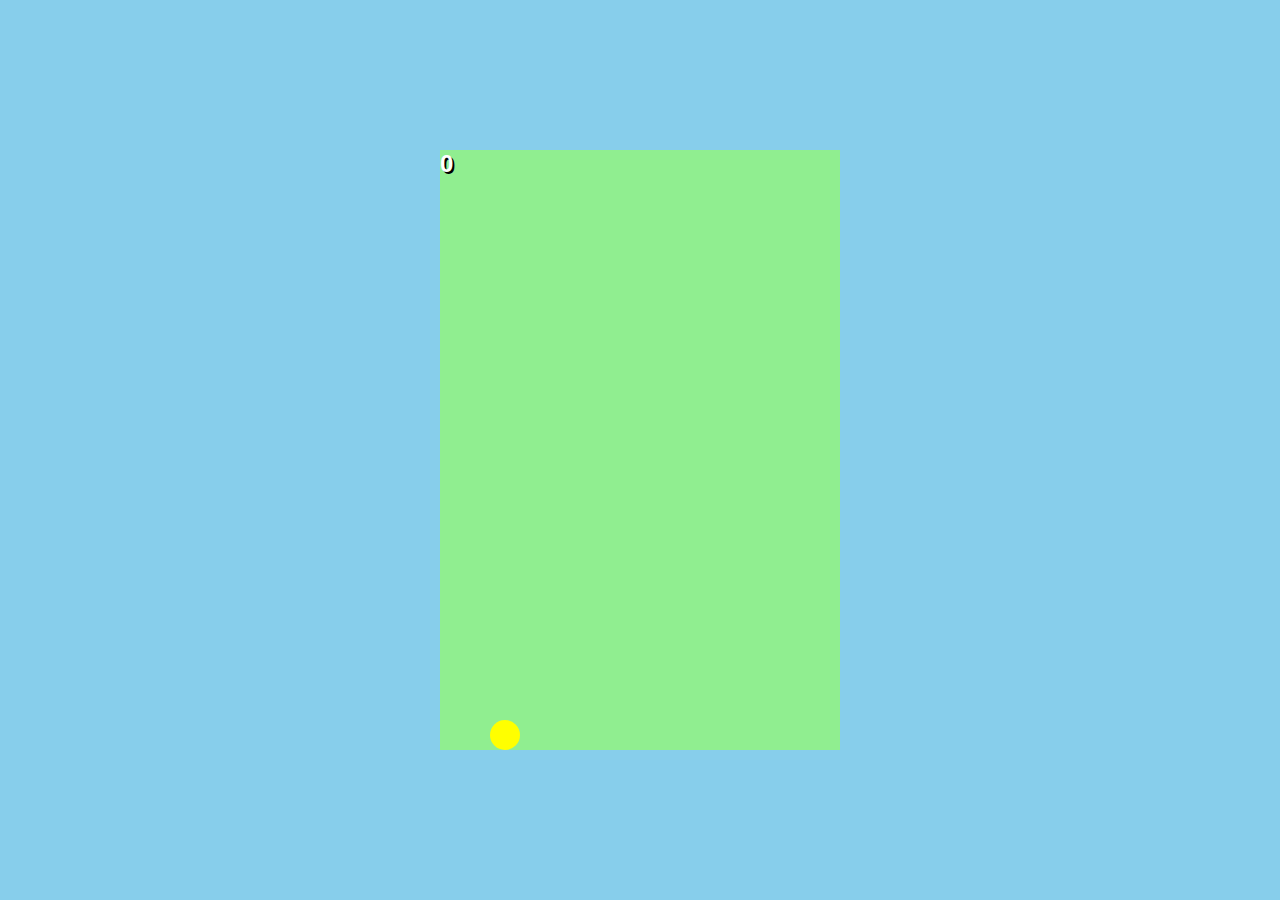
<file: Index.html>
<!DOCTYPE html>
<html lang="en">
<head>
  <meta charset="UTF-8">
  <title>BATAKO</title>
  <link rel="stylesheet" href="style.css">
</head>
<body>
   <div id="gameContainer">
     <div id="bird"></div>
     <div id="pipesContainer"></div>
     <div id="score">0</div>
     <button id="restartBtn" style="display:none;">Restart</button>
   </div>
   <script src="script.js"></script>
 </body> 
</html>
</file>
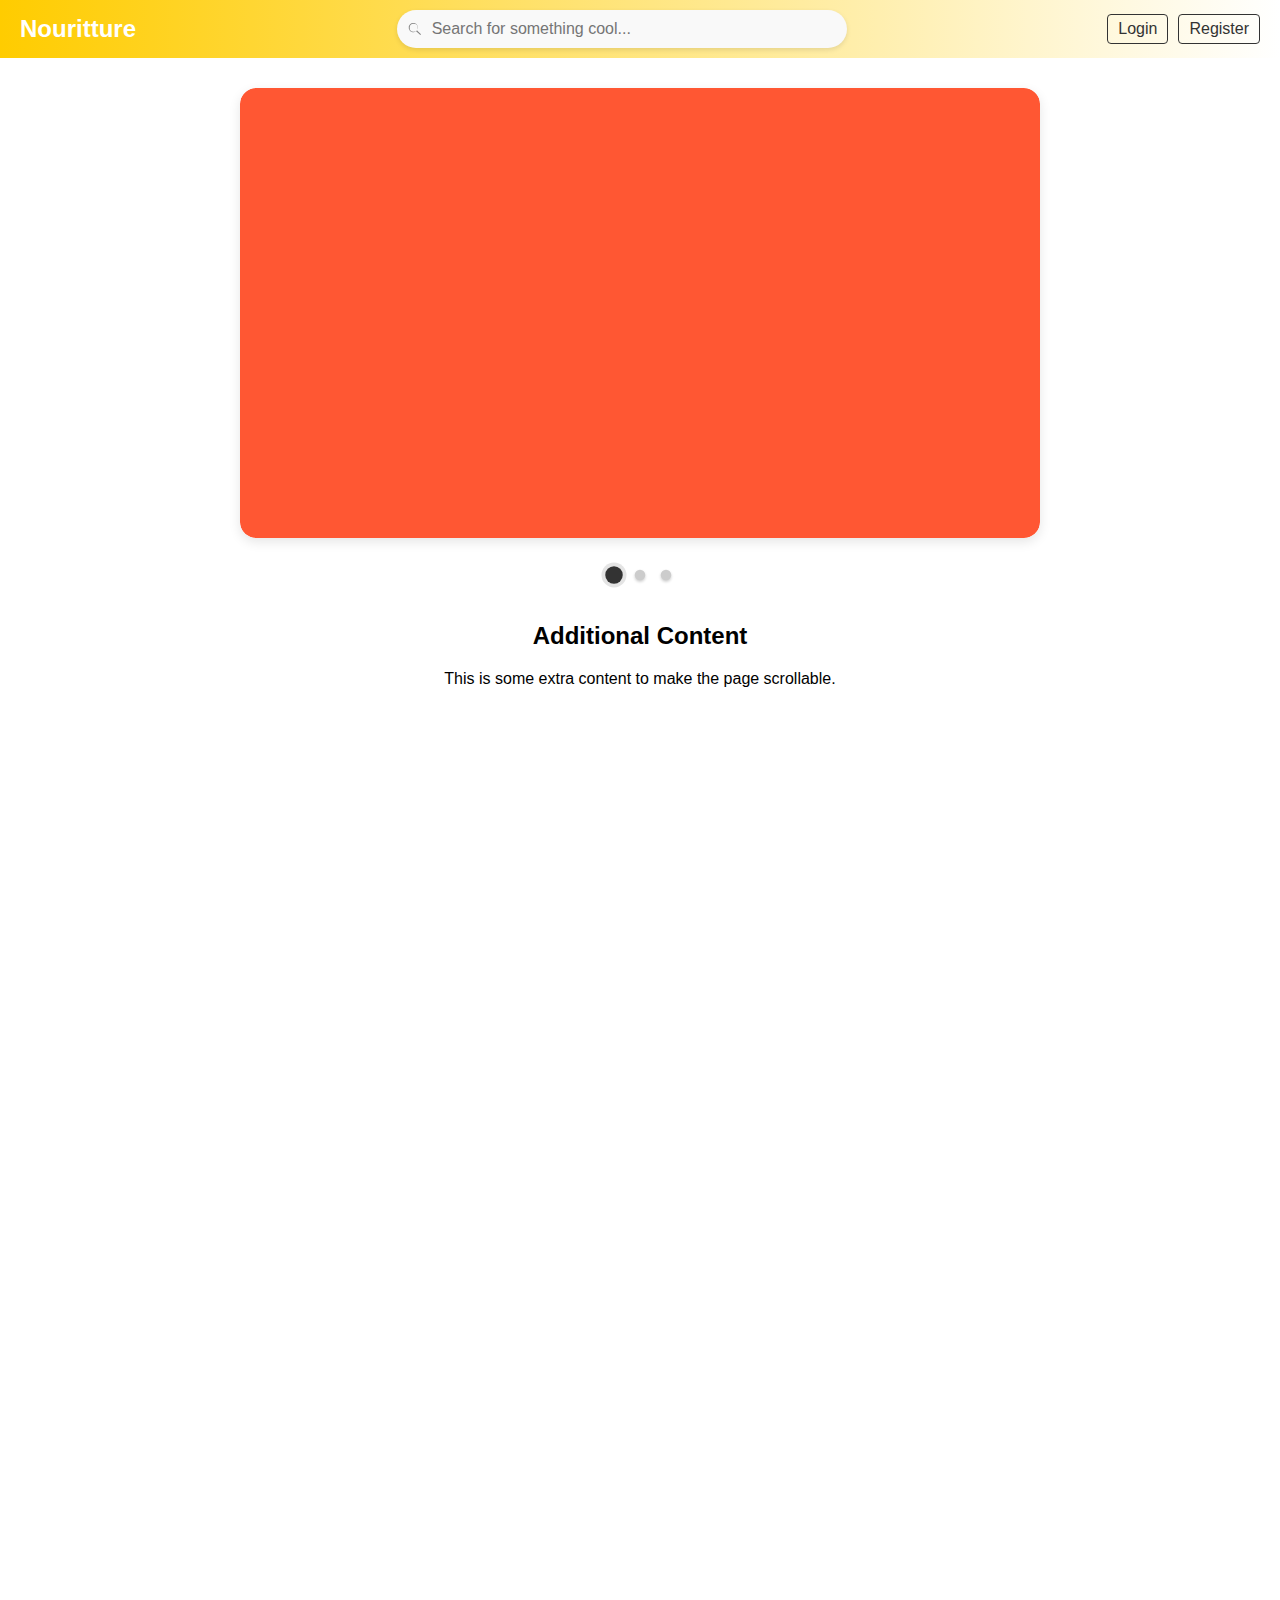
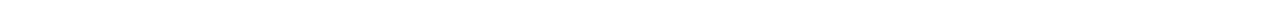
<file: index.html>
<!DOCTYPE html>
<html lang="en">
<head>
   <meta charset="UTF-8">
   <meta name="viewport" content="width=device-width, initial-scale=1.0">
   <title>Nouritture</title>
   <link rel="icon" href="n.jpg" type="image/x-icon">
   <style>
      body {
         font-family: Arial, sans-serif;
         margin: 0;
         padding: 0;
      }
      .logo {
   font-size: 24px;
   font-weight: bold;
   color: white;
   text-decoration: none;
   transition: color 0.3s;
}

.logo:hover {
color: #333;
}

      header {
         display: flex;
         justify-content: space-between;
         align-items: center;
         padding: 10px 20px;
         background: linear-gradient(to right, #ffcc00, #ffffff);
         color: white;
      }

      .search-bar {
         flex: 1;
         margin: 0 20px;
         display: flex; /* Add this */
         justify-content: center; /* Add this */
      }
      .search-bar input {
   width: 100%;
   max-width: 400px;
   padding: 10px 15px;
   padding-left: 35px;
   border: none;
   border-radius: 25px;
   font-size: 16px;
   box-shadow: 0 2px 5px rgba(0, 0, 0, 0.1);
   background-color: #f9f9f9;
   background-image: url("data:image/svg+xml,%3Csvg xmlns='http://www.w3.org/2000/svg' fill='gray' viewBox='0 0 24 24'%3E%3Cpath d='M21 20l-5.9-5.9a7 7 0 1 0-1.4 1.4L20 21l1-1zM10 16a6 6 0 1 1 0-12 6 6 0 0 1 0 12z'/%3E%3C/svg%3E");
   background-repeat: no-repeat;
   background-position: 10px center;
   background-size: 16px 16px;
   transition: all 0.3s ease;
}

.search-bar input:focus {
   outline: none;
   background-color: white;
   box-shadow: 0 0 8px rgba(0, 0, 0, 0.2);
}


      .profile {
         display: flex;
         gap: 10px;
      }

      .profile a {
color: #333;
         text-decoration: none;
         padding: 5px 10px;
         border: 1px solid #333;
         border-radius: 4px;
      }

      .profile a:hover {
         background-color: #ffcc00;
         color: white;
      }

      .banner-container {
      position: relative;
      width: 90%;
      max-width: 800px; /* Controls how wide the banner can get */
      aspect-ratio: 16 / 9;
      overflow: hidden;
      margin: 30px auto; /* Center the banner horizontally */
      border-radius: 16px;
      box-shadow: 0 4px 12px rgba(0, 0, 0, 0.1);
   }


   .banners {
      display: flex;
      transition: transform 0.5s ease-in-out;
      height: 100%;
      border-radius: inherit;
   }

   .banner {
      min-width: 100%;
      height: 100%;
      background-size: cover;
      background-position: center;
      border-radius: inherit;
   }



      .banner-dots {
      display: flex;
      justify-content: center;
      gap: 12px;
      margin-top: 15px;
   }

   .banner-dots button {
      width: 14px;
      height: 14px;
      border: none;
      border-radius: 100%;
      background-color: #ccc;
      cursor: pointer;
      transition: all 0.3s ease;
      box-shadow: 0 2px 4px rgba(0, 0, 0, 0.2);
      transform: scale(.75);
   }

   .banner-dots button:hover {
      transform: scale(1);
      background-color: #999;
   }

   .banner-dots button.active {
      background-color: #333;
      box-shadow: 0 0 0 3px #3332; /* Soft glow */
      transform: scale(1.25);
   }
      .banner-dots button.active {
         background-color: #333;
      }

      .banner:nth-child(1) {
         background-color: #ff5733;
      }

      .banner:nth-child(2) {
         background-color: #33c1ff;
      }

      .banner:nth-child(3) {
         background-color: #75ff33;
      }
         .main-content {
      transition: all 0.3s ease;
   }

   .main-content.shrink {
      transform: scale(0.96);
      opacity: 0.9;
      filter: brightness(0.98);
   }
   </style>
</head>
<body>
   <header>
      <a href="index.html" class="logo">Nouritture</a>
      <div class="search-bar">
         <input type="text" placeholder="Search for something cool...">
      </div>
      <div class="profile">
         <a href="login.html">Login</a>
         <a href="register.html">Register</a>
      </div>
   </header>
   
   <div class="main-content">
      <div class="banner-container">
         <div class="banners">
            <div class="banner"></div>
            <div class="banner"></div>
            <div class="banner"></div>
         </div>
      </div>
      
      <div class="banner-dots">
         <button data-index="0" class="active"></button>
         <button data-index="1"></button>
         <button data-index="2"></button>
      </div>
   
      <div style="height: 1000px; background-color: inherit; text-align: center; padding: 20px;">
         <h2>Additional Content</h2>
         <p>This is some extra content to make the page scrollable.</p>
      </div>
   </div>
   
   
   <script>
      const banners = document.querySelector('.banners');
      const bannerDots = document.querySelectorAll('.banner-dots button');
      const bannerCount = document.querySelectorAll('.banner').length;
      let currentIndex = 0;
      
      // Update banner view
      function updateBanner(index) {
         currentIndex = index;
         banners.style.transform = `translateX(-${currentIndex * 100}%)`;
         bannerDots.forEach((dot, i) => {
            dot.classList.toggle('active', i === currentIndex);
         });
      }
      
      // Dot navigation
      bannerDots.forEach((dot) => {
         dot.addEventListener('click', () => {
            const index = parseInt(dot.getAttribute('data-index'));
            updateBanner(index);
         });
      });
      
      // Auto-slide every 10 seconds
      function showNextBanner() {
         currentIndex = (currentIndex + 1) % bannerCount;
         updateBanner(currentIndex);
      }
      let interval = setInterval(showNextBanner, 10000);
      
      // Swipe functionality
      let isDragging = false;
      let startX = 0;
      let currentTranslate = 0;
      let prevTranslate = 0;
      let animationID;
      let currentSlide = 0;
      
      const bannerContainer = document.querySelector('.banner-container');
      
      bannerContainer.addEventListener('mousedown', dragStart);
      bannerContainer.addEventListener('touchstart', dragStart, { passive: true });
      bannerContainer.addEventListener('mouseup', dragEnd);
      bannerContainer.addEventListener('mouseleave', dragEnd);
      bannerContainer.addEventListener('touchend', dragEnd);
      bannerContainer.addEventListener('mousemove', dragMove);
      bannerContainer.addEventListener('touchmove', dragMove, { passive: true });
      
      function dragStart(e) {
         isDragging = true;
         startX = getPositionX(e);
         cancelAnimationFrame(animationID);
      }
      
      function dragMove(e) {
         if (!isDragging) return;
         const currentPosition = getPositionX(e);
         const movedBy = currentPosition - startX;
      
         if (Math.abs(movedBy) < 5) return;
      
         banners.style.transition = 'none';
         banners.style.transform = `translateX(${-currentIndex * 100 + (movedBy / bannerContainer.offsetWidth) * 100}%)`;
      }
      
      function dragEnd(e) {
         if (!isDragging) return;
         isDragging = false;
         const endX = getPositionX(e);
         const movedBy = endX - startX;
      
         if (movedBy < -50 && currentIndex < bannerCount - 1) {
            currentIndex++;
         } else if (movedBy > 50 && currentIndex > 0) {
            currentIndex--;
         }
      
         updateBanner(currentIndex);
         banners.style.transition = 'transform 0.5s ease-in-out';
      
         clearInterval(interval); // reset auto-slide timer
         interval = setInterval(showNextBanner, 10000);
      }
      
      function getPositionX(e) {
         return e.type.includes('mouse') ? e.pageX : e.touches[0].clientX;
      }
      let lastScrollTop = 0;
   const mainContent = document.querySelector(".main-content");

   window.addEventListener("scroll", () => {
      const currentScroll = window.pageYOffset || document.documentElement.scrollTop;

      if (currentScroll > lastScrollTop) {
         // Scrolling down
         mainContent.classList.add("shrink");
      } else {
         // Scrolling up
         mainContent.classList.remove("shrink");
      }

      lastScrollTop = currentScroll <= 0 ? 0 : currentScroll;
   });
      </script>      
</body>
</html>
</file>
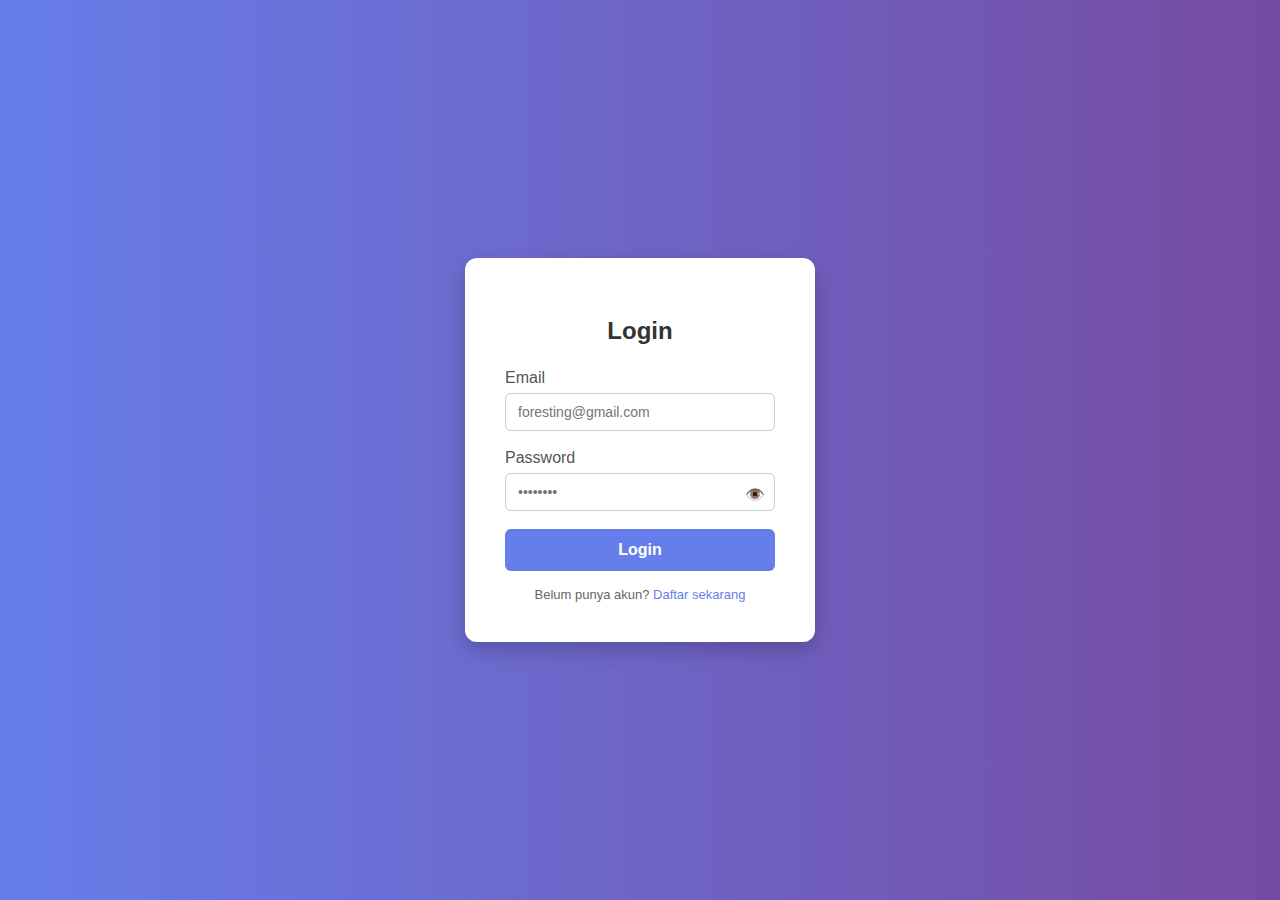
<file: login.html>
<!DOCTYPE html>
<html lang="en">
<head>
  <meta charset="UTF-8" />
  <meta name="viewport" content="width=device-width, initial-scale=1.0"/>
  <title>Login Page</title>
  <style>
    * {
      box-sizing: border-box;
      font-family: 'Segoe UI', Tahoma, Geneva, Verdana, sans-serif;
    }

    body {
      margin: 0;
      padding: 0;
      background: linear-gradient(to right, #667eea, #764ba2);
      height: 100vh;
      display: flex;
      justify-content: center;
      align-items: center;
    }

    .login-container {
      background: white;
      padding: 40px;
      border-radius: 12px;
      box-shadow: 0 8px 20px rgba(0, 0, 0, 0.2);
      width: 100%;
      max-width: 350px;
    }

    .login-container h2 {
      text-align: center;
      margin-bottom: 24px;
      color: #333;
    }

    .form-group {
      margin-bottom: 18px;
      position: relative;
    }

    .form-group label {
      display: block;
      margin-bottom: 6px;
      color: #555;
    }

    .form-group input {
      width: 100%;
      padding: 10px 36px 10px 12px;
      border: 1px solid #ccc;
      border-radius: 6px;
      font-size: 14px;
    }

    .toggle-password {
      position: absolute;
      right: 10px;
      top: 36px;
      cursor: pointer;
      color: #888;
    }

    .login-btn {
      width: 100%;
      padding: 12px;
      background: #667eea;
      border: none;
      border-radius: 6px;
      color: white;
      font-weight: bold;
      font-size: 16px;
      cursor: pointer;
      transition: background 0.3s ease;
    }

    .login-btn:hover {
      background: #5a67d8;
    }

    .bottom-text {
      text-align: center;
      margin-top: 16px;
      font-size: 13px;
      color: #666;
    }

    .bottom-text a {
      color: #667eea;
      text-decoration: none;
    }

    .bottom-text a:hover {
      text-decoration: underline;
    }
  </style>
</head>
<body>
  <div class="login-container">
    <h2>Login</h2>
    <form>
      <div class="form-group">
        <label for="email">Email</label>
        <input type="email" id="email" required placeholder="foresting@gmail.com" />
      </div>
      <div class="form-group">
        <label for="password">Password</label>
        <input type="password" id="password" required placeholder="••••••••" />
        <span class="toggle-password" onclick="togglePassword()">👁️</span>
      </div>
      <button class="login-btn" type="submit">Login</button>
      <div class="bottom-text">
         Belum punya akun? <a href="register.html">Daftar sekarang</a>
       </div>       
    </form>
  </div>

  <script>
    function togglePassword() {
      const pwd = document.getElementById("password");
      if (pwd.type === "password") {
        pwd.type = "text";
      } else {
        pwd.type = "password";
      }
    }
  </script>
</body>
</html>
</file>
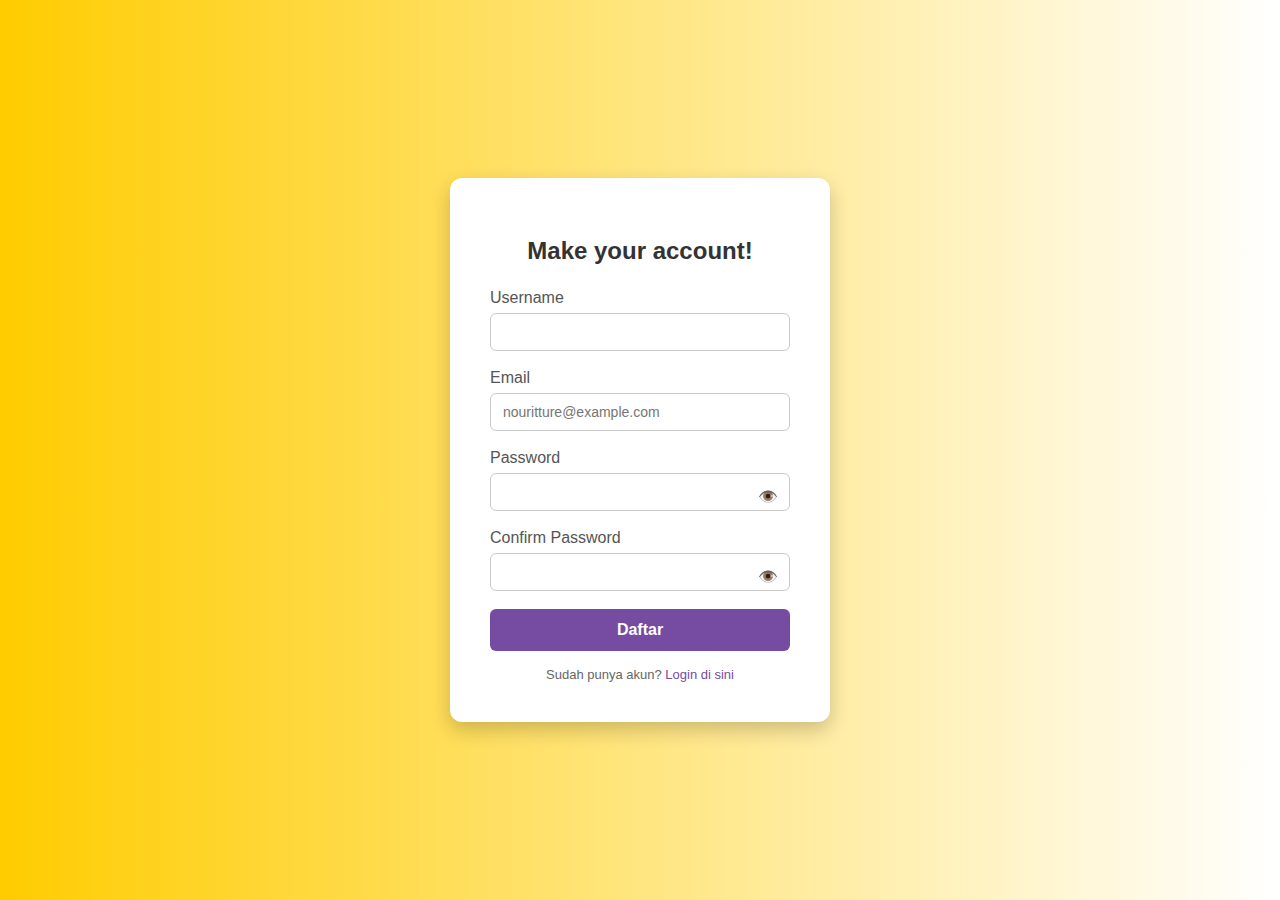
<file: register.html>
<!DOCTYPE html>
<html lang="en">
<head>
  <meta charset="UTF-8" />
  <meta name="viewport" content="width=device-width, initial-scale=1.0"/>
  <title>Register Page</title>
  <style>
    * {
      box-sizing: border-box;
      font-family: 'Segoe UI', Tahoma, Geneva, Verdana, sans-serif;
    }

    body {
      margin: 0;
      padding: 0;
      background: linear-gradient(to right, #ffcc00, #ffffff);
      height: 100vh;
      display: flex;
      justify-content: center;
      align-items: center;
    }

    .register-container {
      background: white;
      padding: 40px;
      border-radius: 12px;
      box-shadow: 0 8px 20px rgba(0, 0, 0, 0.2);
      width: 100%;
      max-width: 380px;
    }

    .register-container h2 {
      text-align: center;
      margin-bottom: 24px;
      color: #333;
    }

    .form-group {
      margin-bottom: 18px;
      position: relative;
    }

    .form-group label {
      display: block;
      margin-bottom: 6px;
      color: #555;
    }

    .form-group input {
      width: 100%;
      padding: 10px 12px;
      border: 1px solid #ccc;
      border-radius: 6px;
      font-size: 14px;
    }

    .register-btn {
      width: 100%;
      padding: 12px;
      background: #764ba2;
      border: none;
      border-radius: 6px;
      color: white;
      font-weight: bold;
      font-size: 16px;
      cursor: pointer;
      transition: background 0.3s ease;
    }

    .register-btn:hover {
      background: #6b4491;
    }

    .bottom-text {
      text-align: center;
      margin-top: 16px;
      font-size: 13px;
      color: #666;
    }

    .bottom-text a {
      color: #764ba2;
      text-decoration: none;
    }

    .bottom-text a:hover {
      text-decoration: underline;
    }

    .error-message {
      color: red;
      font-size: 13px;
      margin-top: 6px;
      display: none;
    }

    input.error {
      border: 1.5px solid red;
      animation: shake 0.3s;
    }

    @keyframes shake {
      0% { transform: translateX(0); }
      25% { transform: translateX(-5px); }
      50% { transform: translateX(5px); }
      75% { transform: translateX(-5px); }
      100% { transform: translateX(0); }
    }

    .toggle-password {
      position: absolute;
      right: 12px;
      top: 38px;
      cursor: pointer;
      font-size: 16px;
      user-select: none;
    }
  </style>
</head>
<body>
  <div class="register-container">
    <h2>Make your account!</h2>
    <form id="register-form" action="register.php" method="POST">
      <div class="form-group">
        <label for="fullname">Username</label>
        <input type="text" id="username" name="username" />
      </div>
      <div class="form-group">
        <label for="email">Email</label>
        <input type="email" id="email" name="email" required placeholder="nouritture@example.com"/>
      </div>
      <div class="form-group">
        <label for="password">Password</label>
        <input type="password" id="password" name="password"  />
        <span class="toggle-password" toggle="#password">👁️</span>
      </div>
      <div class="form-group" id="confirm-group">
        <label for="password-confirm">Confirm Password</label>
        <input type="password" id="password-confirm" name="password_confirm" />
        <span class="toggle-password" toggle="#password-confirm">👁️</span>
        <div class="error-message" id="error-msg">Konfirmasi password salah</div>
      </div>
      <button class="register-btn" type="submit">Daftar</button>
      <div class="bottom-text">
        Sudah punya akun? <a href="login.html">Login di sini</a>
      </div>
    </form>
    <script>
      const form = document.getElementById('register-form');
      const password = document.getElementById('password');
      const confirm = document.getElementById('password-confirm');
      const errorMsg = document.getElementById('error-msg');

      // Toggle show/hide password
      const toggles = document.querySelectorAll('.toggle-password');
      toggles.forEach(toggle => {
        toggle.addEventListener('click', () => {
          const target = document.querySelector(toggle.getAttribute('toggle'));
          const isPassword = target.getAttribute('type') === 'password';
          target.setAttribute('type', isPassword ? 'text' : 'password');
          toggle.textContent = isPassword ? '🚫' : '👁️';
        });
      });

      form.addEventListener('submit', function (e) {
        if (password.value.length < 8) {
          e.preventDefault();
          errorMsg.textContent = 'Password minimal 8 karakter';
          password.classList.add('error');
          confirm.classList.add('error');
          errorMsg.style.display = 'block';
          password.value = '';
          confirm.value = '';
          setTimeout(() => {
            password.classList.remove('error');
            confirm.classList.remove('error');
          }, 300);
          return;
        }

        if (password.value !== confirm.value) {
          e.preventDefault();
          errorMsg.textContent = 'Konfirmasi password salah';
          confirm.classList.add('error');
          password.classList.add('error');
          errorMsg.style.display = 'block';
          password.value = '';
          confirm.value = '';
          setTimeout(() => {
            confirm.classList.remove('error');
            password.classList.remove('error');
          }, 300);
        } else {
          errorMsg.style.display = 'none';
          confirm.classList.remove('error');
          password.classList.remove('error');
        }
      });

      confirm.addEventListener('input', () => {
        errorMsg.style.display = 'none';
        confirm.classList.remove('error');
        password.classList.remove('error');
      });
    </script>
  </div>
</body>
</html>
</file>
<file: style.css>
* {
   margin: 0;
   padding: 0;
   box-sizing: border-box;
 }
 
 body {
   background-color: skyblue;
   display: flex;
   justify-content: center;
   align-items: center;
   height: 100vh;
   font-family: sans-serif;
 }
 
 #gameContainer {
   width: 400px;
   height: 600px;
   background-color: lightgreen;
   position: relative;
   overflow: hidden;
 }
 
 #bird {
   width: 30px;
   height: 30px;
   background-color: yellow;
   border-radius: 50%;
   position: absolute;
   top: 100px;
   left: 50px;
 }
 
 .pipe {
   width: 60px;
   background-color: green;
   position: absolute;
   right: 0;
   animation: movePipe 3s linear infinite;
 }
 
 #pipeTop {
   height: 200px;
   top: 0;
 }
 
 #pipeBottom {
   height: 300px;
   bottom: 0;
 }
 
 @keyframes movePipe {
   0% {
     right: -60px;
   }
   100% {
     right: 100%;
   }
 }
 #pipesContainer {
   position: absolute;
   width: 100%;
   height: 100%;
 }
 
 #score {
   position: center;
   top: 10px;
   left: 10px;
   font-size: 24px;
   color: white;
   font-weight: bold;
   text-shadow: 2px 2px black;
 }
</file>
